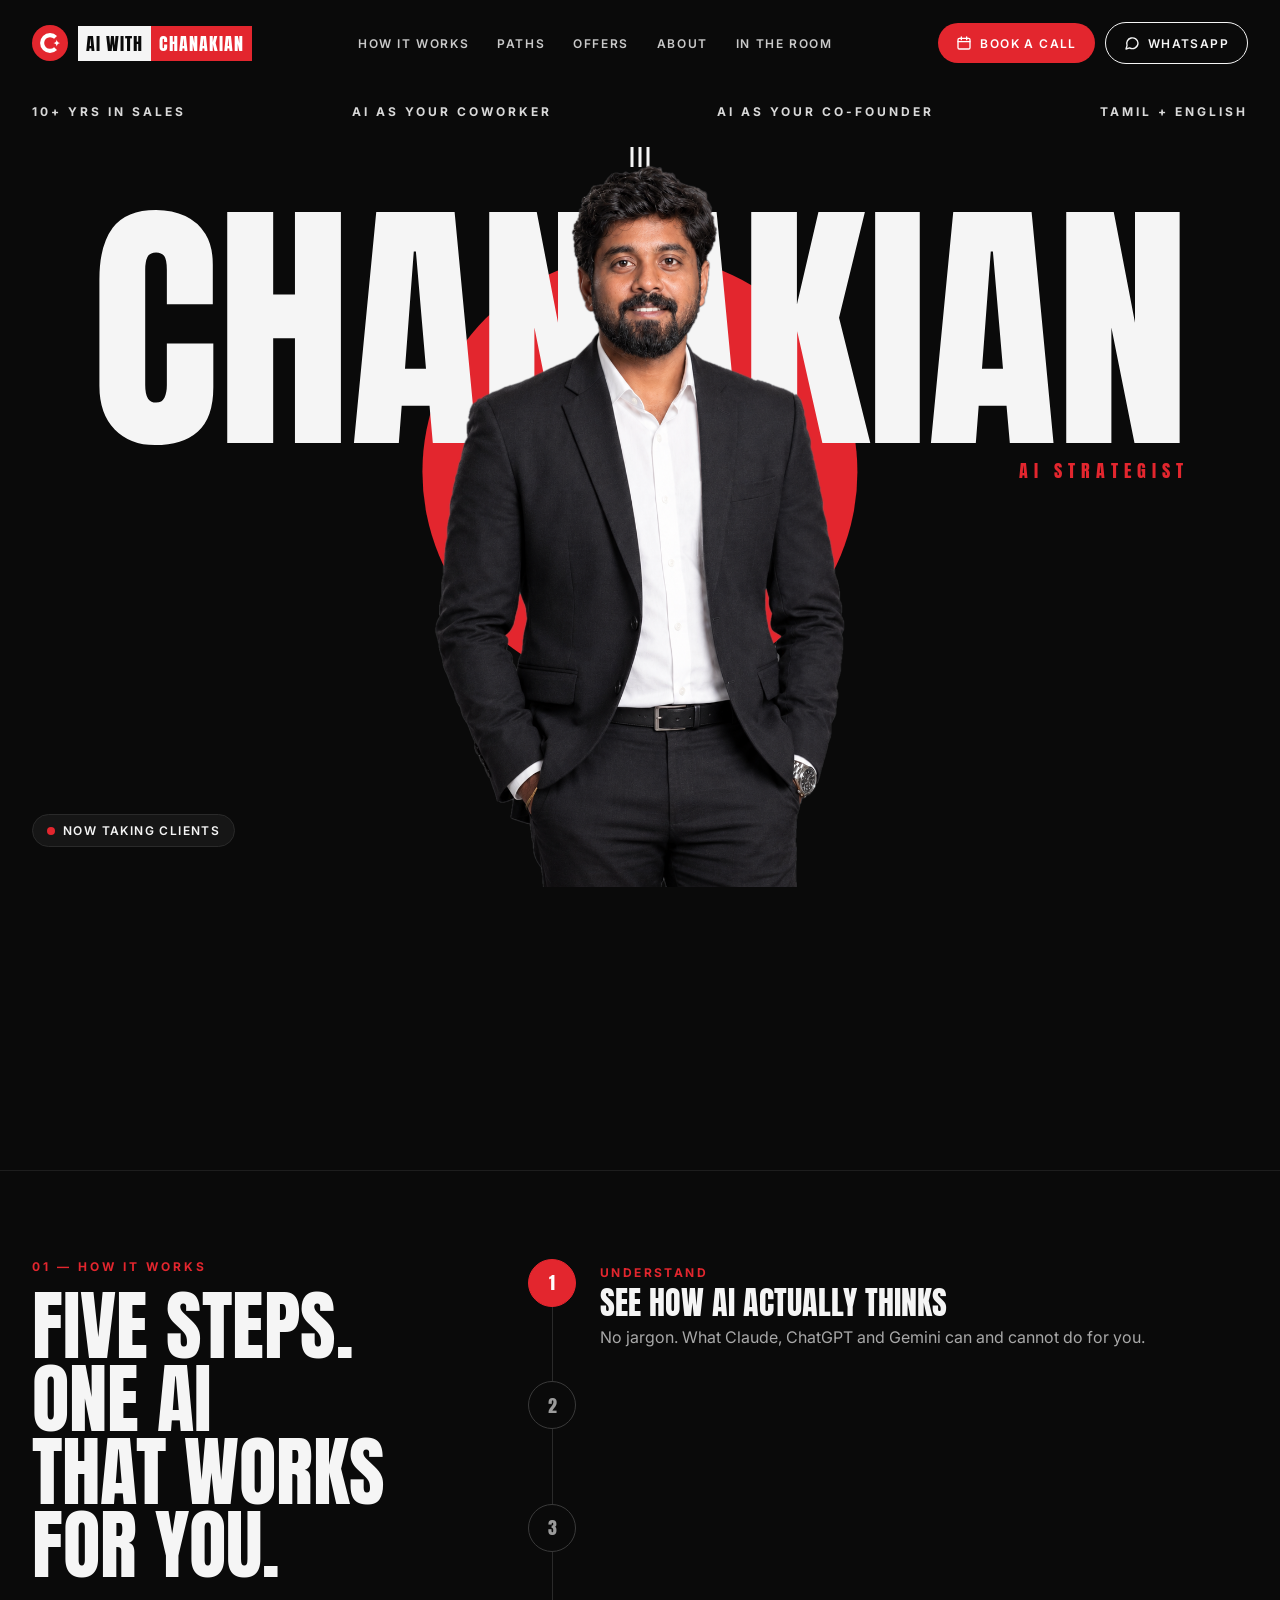
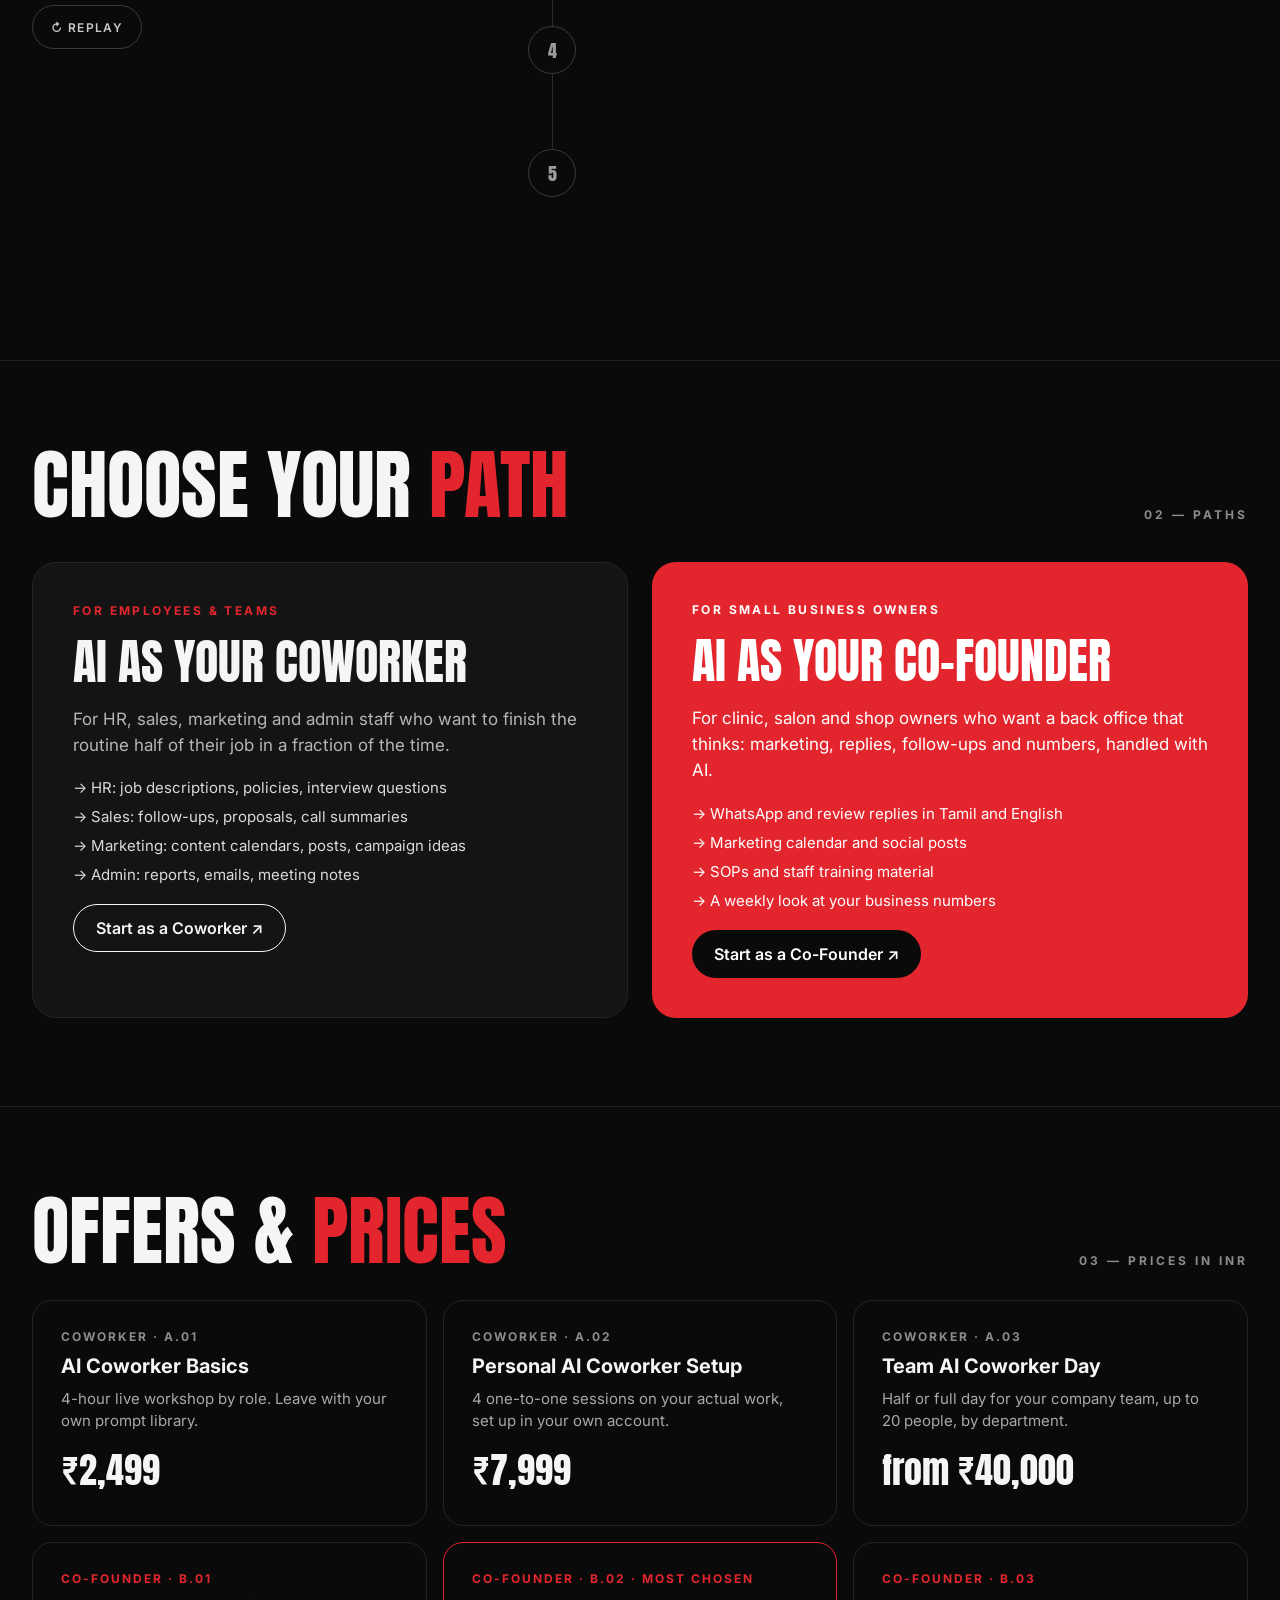
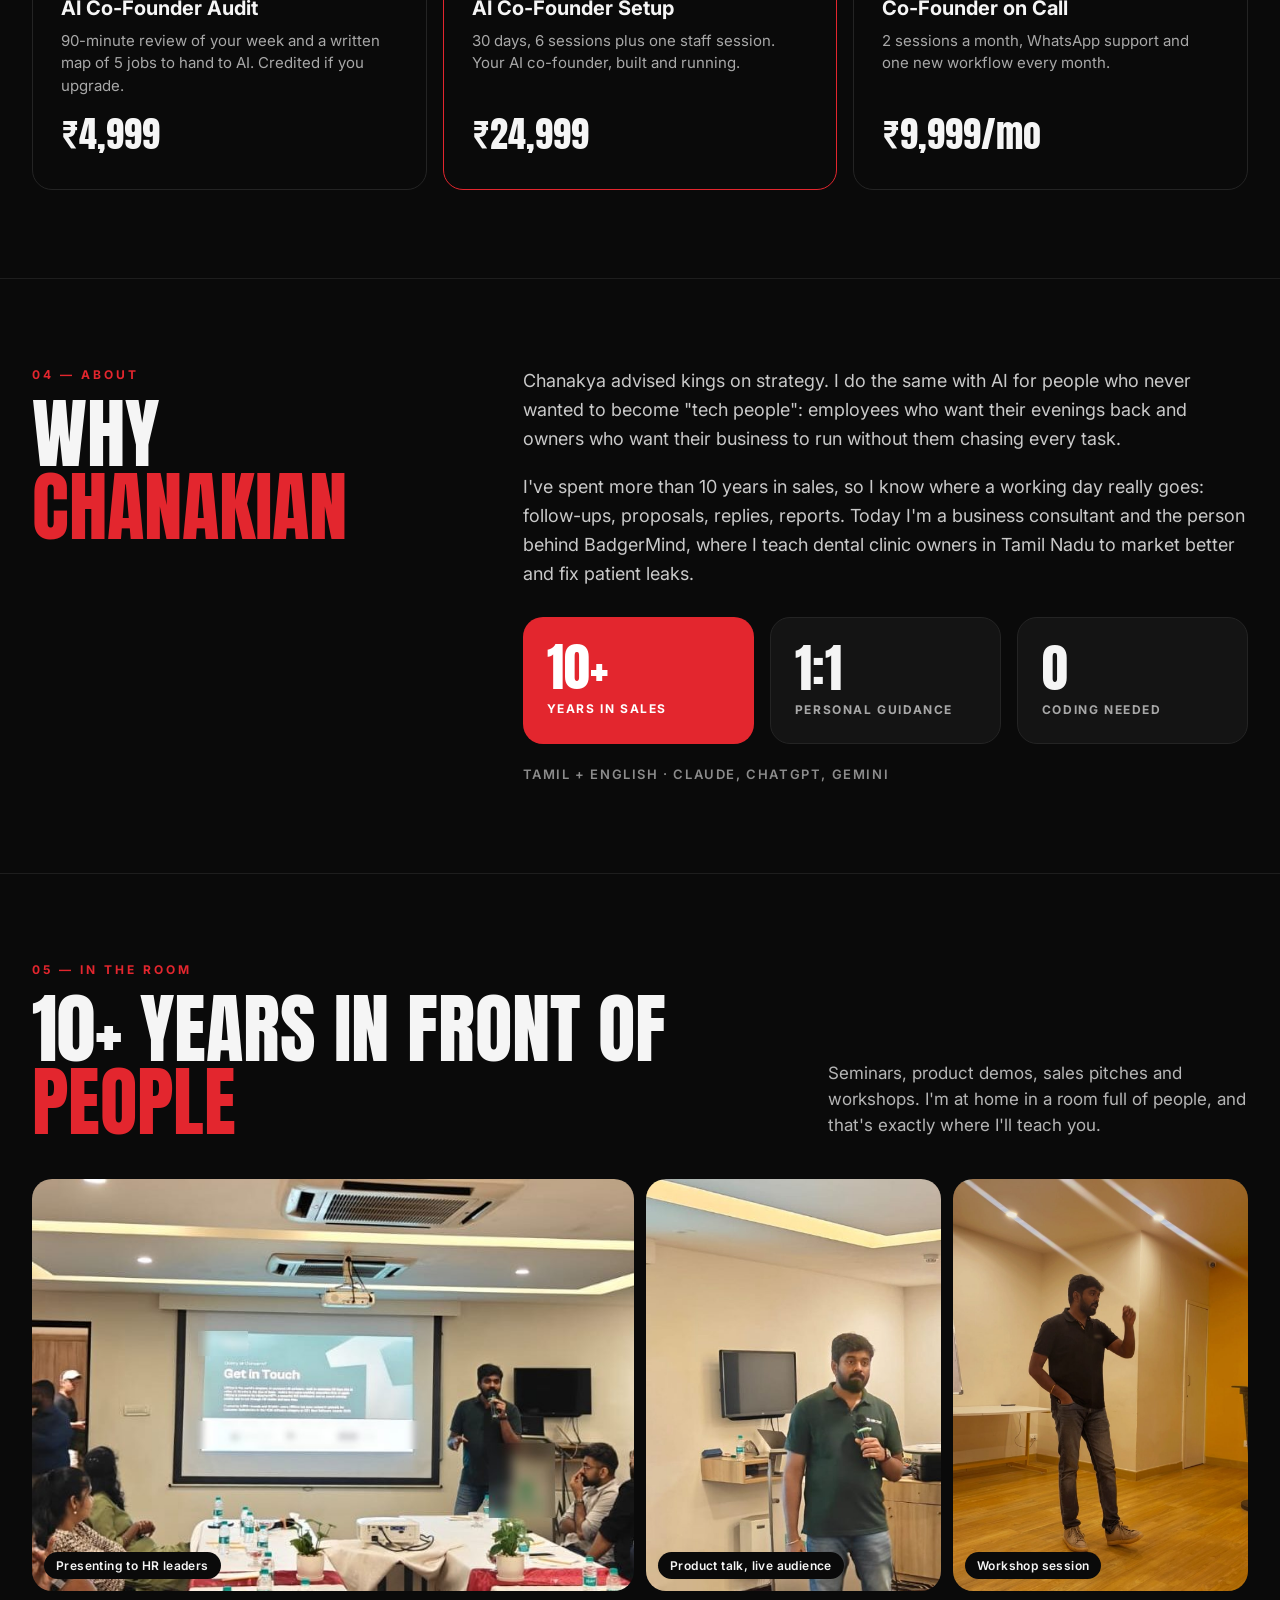
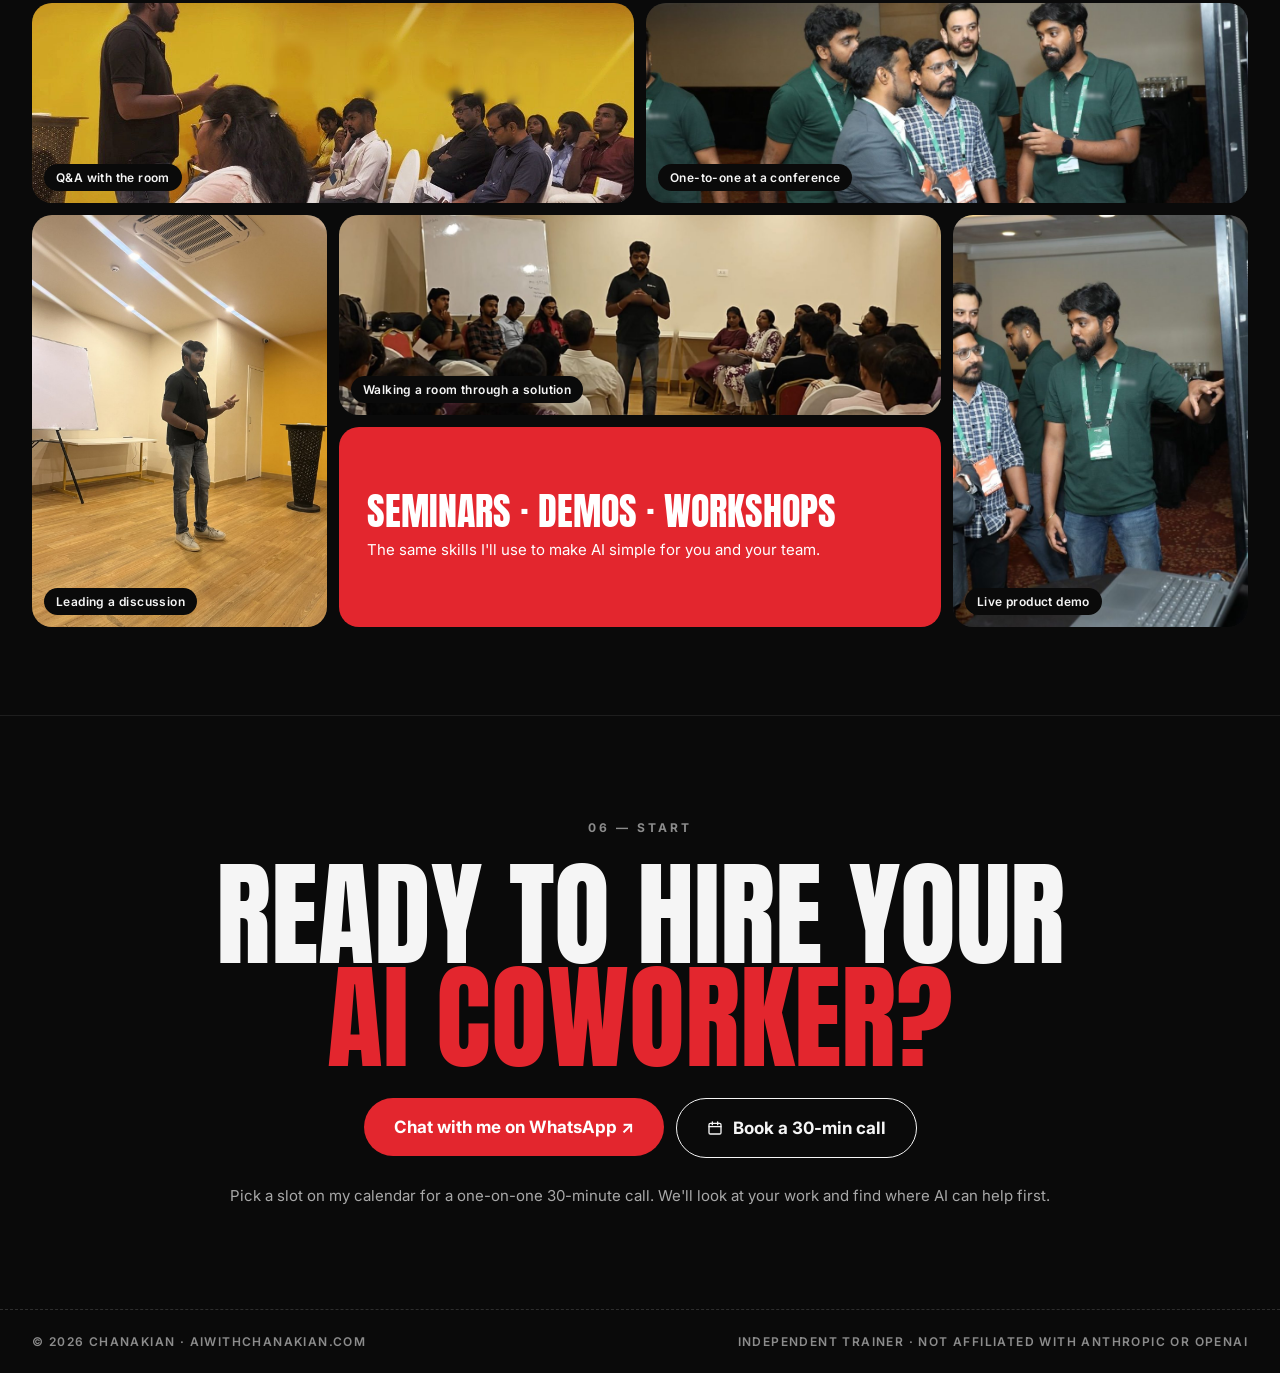
<file: index.html>
<!doctype html>
<html lang="en">
<head>
<meta charset="utf-8">
<!-- Google Tag Manager -->
<script async src="https://www.googletagmanager.com/gtm.js?id=GTM-ML9P5LHN"></script>
<script>
  window.dataLayer = window.dataLayer || [];
  function gtag(){dataLayer.push(arguments);}
  gtag('js', new Date());
  dataLayer.push({'gtm.start': new Date().getTime(), event: 'gtm.js'});
</script>
<!-- End Google Tag Manager -->
<!-- Google tag (gtag.js) -->
<script async src="https://www.googletagmanager.com/gtag/js?id=G-GXYQ0K00ZY"></script>
<script>
  window.dataLayer = window.dataLayer || [];
  function gtag(){dataLayer.push(arguments);}
  gtag('js', new Date());
  gtag('config', 'G-GXYQ0K00ZY');
  // Lead tracking: WhatsApp and Calendly clicks
  document.addEventListener('click', function (e) {
    var a = e.target.closest && e.target.closest('a[href]');
    if (!a) return;
    var label = (a.textContent || '').trim().slice(0, 60);
    if (a.href.indexOf('wa.me/') > -1) gtag('event', 'whatsapp_click', { link_text: label });
    else if (a.href.indexOf('calendly.com/') > -1) gtag('event', 'book_call_click', { link_text: label });
  });
</script>
<meta name="viewport" content="width=device-width, initial-scale=1">
<title>AI with Chanakian – Make AI your Coworker and Co-Founder</title>
<meta name="description" content="Chanakian is a personal AI guide for non-tech people. 10+ years in sales. AI as your Coworker for employees, AI as your Co-Founder for small business owners. Tamil + English.">
<meta property="og:title" content="AI with Chanakian">
<meta property="og:description" content="Make AI your Coworker. Make AI your Co-Founder. One-to-one AI guidance for non-tech people, in Tamil and English.">
<meta property="og:image" content="chanakian.png">
<meta name="theme-color" content="#0A0A0A">
<link rel="icon" type="image/svg+xml" href="favicon.svg">
<link rel="preconnect" href="https://fonts.googleapis.com">
<link rel="preconnect" href="https://fonts.gstatic.com" crossorigin>
<link href="https://fonts.googleapis.com/css2?family=Anton&family=Inter:wght@400;500;600;700&display=swap" rel="stylesheet">
<link rel="stylesheet" href="styles.css?v=6">
</head>
<body>
<!-- Google Tag Manager (noscript) -->
<noscript><iframe src="https://www.googletagmanager.com/ns.html?id=GTM-ML9P5LHN" height="0" width="0" style="display:none;visibility:hidden"></iframe></noscript>
<!-- End Google Tag Manager (noscript) -->


<div style="min-height: 100vh; background: #0A0A0A; color: #F5F5F5; font-family: 'Inter', system-ui, sans-serif">

<header style="max-width: 1360px; margin: 0 auto; padding: 22px 32px; display: flex; flex-wrap: wrap; align-items: center; justify-content: space-between; gap: 16px">
<a href="#home" aria-label="AI with Chanakian home" style="display: inline-flex; align-items: center; gap: 0; text-decoration: none; font-family: 'Anton', sans-serif; font-size: 18px; letter-spacing: 1px">
<svg aria-hidden="true" width="36" height="36" viewBox="0 0 512 512" style="margin-right: 10px; flex: none"><circle cx="256" cy="256" r="256" fill="#E3262E"/><path d="M335.2 176.8 A112 112 0 1 0 335.2 335.2" fill="none" stroke="#FFFFFF" stroke-width="58"/><path d="M352 206 Q358 250 400 256 Q358 262 352 306 Q346 262 304 256 Q346 250 352 206 Z" fill="#FFFFFF"/></svg>
<span style="background: #F5F5F5; color: #0A0A0A; padding: 4px 8px">AI WITH</span>
<span style="background: #E3262E; color: #FFFFFF; padding: 4px 8px">CHANAKIAN</span>
</a>
<nav aria-label="Sections" style="display: flex; flex-wrap: wrap; gap: 28px; font-size: 12px; font-weight: 600; letter-spacing: 1.6px">
<a href="#how" style="color: #C9C9C9; text-decoration: none">HOW IT WORKS</a>
<a href="#paths" style="color: #C9C9C9; text-decoration: none">PATHS</a>
<a href="#offers" style="color: #C9C9C9; text-decoration: none">OFFERS</a>
<a href="#about" style="color: #C9C9C9; text-decoration: none">ABOUT</a>
<a href="#room" style="color: #C9C9C9; text-decoration: none">IN THE ROOM</a>
</nav>
<div style="display: flex; flex-wrap: wrap; align-items: center; gap: 10px">
<a href="https://calendly.com/chanakian-p/30min" target="_blank" rel="noopener" style="display: inline-flex; align-items: center; gap: 8px; height: 40px; padding: 0 18px; border-radius: 999px; background: #E3262E; color: #FFFFFF; text-decoration: none; font-size: 12px; font-weight: 600; letter-spacing: 1.4px"><svg aria-hidden="true" width="16" height="16" viewBox="0 0 24 24" fill="none" stroke="currentColor" stroke-width="2" stroke-linecap="round" stroke-linejoin="round"><rect x="3" y="5" width="18" height="16" rx="2"></rect><path d="M16 3v4M8 3v4M3 10h18"></path></svg>BOOK A CALL</a>
<a href="https://wa.me/918056327917?text=Hi%20Chanakian%21%20I%20visited%20your%20website%20and%20I%27d%20like%20to%20know%20how%20AI%20can%20help%20me%20in%20my%20work.%20Can%20we%20talk%3F" target="_blank" rel="noopener" style="display: inline-flex; align-items: center; gap: 8px; height: 40px; padding: 0 18px; border-radius: 999px; border: 1px solid #F5F5F5; color: #F5F5F5; text-decoration: none; font-size: 12px; font-weight: 600; letter-spacing: 1.4px">
<svg aria-hidden="true" width="16" height="16" viewBox="0 0 24 24" fill="none" stroke="currentColor" stroke-width="2" stroke-linecap="round" stroke-linejoin="round"><path d="M21 12a8.5 8.5 0 0 1-12.6 7.4L3 21l1.6-5.2A8.5 8.5 0 1 1 21 12z"></path></svg>
WHATSAPP
</a>
</div>
</header>

<main>
<section id="home" style="max-width: 1360px; margin: 0 auto; padding: 0 32px 40px">
<div class="fade" data-step="4" style="display: flex; flex-wrap: wrap; justify-content: space-between; gap: 8px 24px; padding: 18px 0 0; font-size: 12px; font-weight: 700; letter-spacing: 3px; color: #D9D9D9">
<span>10+ YRS IN SALES</span>
<span>AI AS YOUR COWORKER</span>
<span>AI AS YOUR CO-FOUNDER</span>
<span>TAMIL + ENGLISH</span>
</div>

<div class="hero-stage" style="position: relative; height: clamp(520px, 60vw, 800px); overflow: hidden">
<div aria-hidden="true" class="fade hero-bars" data-step="4" style="position: absolute; top: 28px; left: 50%; transform: translateX(-50%); display: flex; gap: 5px">
<span style="width: 3px; height: 20px; background: #F5F5F5"></span><span style="width: 3px; height: 20px; background: #F5F5F5"></span><span style="width: 3px; height: 20px; background: #F5F5F5"></span>
</div>
<div aria-hidden="true" class="pop" data-step="1" style="position: absolute; top: 46%; left: 50%; width: clamp(280px, 34vw, 480px); aspect-ratio: 1; border-radius: 50%; background: #E3262E"></div>
<div class="rise" data-step="2" style="position: absolute; left: 0; right: 0; top: clamp(60px, 7vw, 96px); display: flex; justify-content: center">
<div style="display: flex; flex-direction: column; align-items: flex-end; gap: 6px">
<h1 style="margin: 0; font-family: 'Anton', 'Impact', sans-serif; font-weight: 400; font-size: clamp(88px, 21vw, 300px); line-height: 0.9; letter-spacing: -1px; color: #F5F5F5; white-space: nowrap">CHANAKIAN</h1>
<span style="font-family: 'Anton', sans-serif; font-size: clamp(13px, 1.4vw, 20px); letter-spacing: 6px; color: #E3262E; white-space: nowrap">AI STRATEGIST</span>
</div>
</div>
<img class="lift" data-step="3" src="chanakian.png" alt="Chanakian in a dark suit and white shirt, hands in pockets, smiling" style="position: absolute; bottom: 0; left: 50%; height: 94%; width: auto; display: block">
<div class="fade" data-step="4" style="position: absolute; left: 0; bottom: 40px; display: flex; align-items: center; gap: 8px; padding: 8px 14px; border-radius: 999px; background: #161616; border: 1px solid #2A2A2A; font-size: 12px; font-weight: 600; letter-spacing: 1.4px; color: #F5F5F5">
<span class="pulse" aria-hidden="true" style="width: 8px; height: 8px; border-radius: 4px; background: #E3262E"></span>
NOW TAKING CLIENTS
</div>
</div>

<div class="rv" data-step="5" style="border-top: 1px dashed #3A3A3A; padding-top: 24px; display: flex; flex-wrap: wrap; align-items: center; justify-content: space-between; gap: 24px">
<p style="margin: 0; max-width: 560px; font-size: 18px; line-height: 1.55; color: #C9C9C9">The AI strategist for non-tech people. <strong style="color: #F5F5F5">10+ years in sales</strong> taught me how work really gets done. Now I help you hand the routine half of it to AI, one step at a time.</p>
<div style="display: flex; flex-wrap: wrap; align-items: center; gap: 12px">
<a href="https://wa.me/918056327917?text=Hi%20Chanakian%21%20I%20visited%20your%20website%20and%20I%27d%20like%20to%20know%20how%20AI%20can%20help%20me%20in%20my%20work.%20Can%20we%20talk%3F" target="_blank" rel="noopener" style="display: inline-flex; align-items: center; gap: 10px; height: 52px; padding: 0 26px; border-radius: 999px; background: #E3262E; color: #FFFFFF; font-weight: 700; font-size: 15px; letter-spacing: 0.5px; text-decoration: none">Chat with me on WhatsApp ↗</a>
<a href="https://wa.me/918056327917?text=Hi%20Chanakian%21%20I%27d%20like%20to%20book%20the%20%E2%82%B94%2C999%20AI%20Co-Founder%20Audit.%20When%20are%20you%20available%20this%20week%3F" target="_blank" rel="noopener" style="display: inline-flex; align-items: center; height: 52px; padding: 0 22px; border-radius: 999px; border: 1px solid #F5F5F5; color: #F5F5F5; font-weight: 600; font-size: 15px; text-decoration: none">Book a ₹4,999 AI Audit</a>
<a href="https://calendly.com/chanakian-p/30min" target="_blank" rel="noopener" style="display: inline-flex; align-items: center; gap: 8px; height: 52px; padding: 0 6px; color: #F5F5F5; font-weight: 600; font-size: 15px; text-decoration: underline; text-underline-offset: 4px"><svg aria-hidden="true" width="16" height="16" viewBox="0 0 24 24" fill="none" stroke="currentColor" stroke-width="2" stroke-linecap="round" stroke-linejoin="round"><rect x="3" y="5" width="18" height="16" rx="2"></rect><path d="M16 3v4M8 3v4M3 10h18"></path></svg>Or book a 30-min call</a>
</div>
</div>
</section>

<section id="how" style="border-top: 1px solid #1E1E1E; margin-top: 56px">
<div style="max-width: 1360px; margin: 0 auto; padding: 88px 32px; display: flex; flex-wrap: wrap; gap: 56px">
<div style="flex: 1 1 340px; min-width: 0; display: flex; flex-direction: column; gap: 16px">
<span style="font-size: 12px; font-weight: 700; letter-spacing: 3px; color: #E3262E">01 — HOW IT WORKS</span>
<h2 style="margin: 0; font-family: 'Anton', sans-serif; font-weight: 400; font-size: clamp(48px, 6vw, 88px); line-height: 0.95; color: #F5F5F5">FIVE STEPS.<br>ONE AI<br>THAT WORKS<br>FOR YOU.</h2>
<button class="ghost" id="replay" type="button" aria-label="Replay the timeline" style="align-self: flex-start; margin-top: 8px">↻ REPLAY</button>
</div>
<ol id="timeline" aria-label="How it works" style="flex: 2 1 520px; min-width: 0; list-style: none; margin: 0; padding: 0; display: flex; flex-direction: column">
<li style="display: flex; gap: 24px; align-items: stretch">
<div style="display: flex; flex-direction: column; align-items: center">
<button class="dot" data-step="1" data-pick="1" aria-label="Show step 1">1</button>
<div class="seg" data-step="2"></div>
</div>
<div class="rv" data-step="1" style="padding: 6px 0 32px; display: flex; flex-direction: column; gap: 6px; min-width: 0">
<span style="font-size: 12px; font-weight: 700; letter-spacing: 2.4px; color: #E3262E">UNDERSTAND</span>
<span style="font-family: 'Anton', sans-serif; font-size: 32px; line-height: 1.05; color: #F5F5F5">SEE HOW AI ACTUALLY THINKS</span>
<span style="font-size: 16px; line-height: 1.5; color: #A8A8A8">No jargon. What Claude, ChatGPT and Gemini can and cannot do for you.</span>
</div>
</li>
<li style="display: flex; gap: 24px; align-items: stretch">
<div style="display: flex; flex-direction: column; align-items: center">
<button class="dot" data-step="2" data-pick="2" aria-label="Show step 2">2</button>
<div class="seg" data-step="3"></div>
</div>
<div class="rv" data-step="2" style="padding: 6px 0 32px; display: flex; flex-direction: column; gap: 6px; min-width: 0">
<span style="font-size: 12px; font-weight: 700; letter-spacing: 2.4px; color: #E3262E">SET UP</span>
<span style="font-family: 'Anton', sans-serif; font-size: 32px; line-height: 1.05; color: #F5F5F5">BUILD YOUR PERSONAL AI COWORKER</span>
<span style="font-size: 16px; line-height: 1.5; color: #A8A8A8">Your role, your tone, your templates. Set up once, used every day.</span>
</div>
</li>
<li style="display: flex; gap: 24px; align-items: stretch">
<div style="display: flex; flex-direction: column; align-items: center">
<button class="dot" data-step="3" data-pick="3" aria-label="Show step 3">3</button>
<div class="seg" data-step="4"></div>
</div>
<div class="rv" data-step="3" style="padding: 6px 0 32px; display: flex; flex-direction: column; gap: 6px; min-width: 0">
<span style="font-size: 12px; font-weight: 700; letter-spacing: 2.4px; color: #E3262E">HAND OVER</span>
<span style="font-family: 'Anton', sans-serif; font-size: 32px; line-height: 1.05; color: #F5F5F5">GIVE IT THE BORING HALF OF YOUR DAY</span>
<span style="font-size: 16px; line-height: 1.5; color: #A8A8A8">Emails, WhatsApp replies, reports, posts and SOPs, drafted in minutes.</span>
</div>
</li>
<li style="display: flex; gap: 24px; align-items: stretch">
<div style="display: flex; flex-direction: column; align-items: center">
<button class="dot" data-step="4" data-pick="4" aria-label="Show step 4">4</button>
<div class="seg" data-step="5"></div>
</div>
<div class="rv" data-step="4" style="padding: 6px 0 32px; display: flex; flex-direction: column; gap: 6px; min-width: 0">
<span style="font-size: 12px; font-weight: 700; letter-spacing: 2.4px; color: #E3262E">GROW</span>
<span style="font-family: 'Anton', sans-serif; font-size: 32px; line-height: 1.05; color: #F5F5F5">MAKE AI YOUR BUSINESS CO-FOUNDER</span>
<span style="font-size: 16px; line-height: 1.5; color: #A8A8A8">For owners: marketing, follow-ups, staff training and your weekly numbers.</span>
</div>
</li>
<li style="display: flex; gap: 24px; align-items: stretch">
<div style="display: flex; flex-direction: column; align-items: center">
<button class="dot" data-step="5" data-pick="5" aria-label="Show step 5">5</button>
</div>
<div class="rv" data-step="5" style="padding: 6px 0 32px; display: flex; flex-direction: column; gap: 6px; min-width: 0">
<span style="font-size: 12px; font-weight: 700; letter-spacing: 2.4px; color: #E3262E">STAY</span>
<span style="font-family: 'Anton', sans-serif; font-size: 32px; line-height: 1.05; color: #F5F5F5">I STAY WITH YOU UNTIL IT WORKS</span>
<span style="font-size: 16px; line-height: 1.5; color: #A8A8A8">One-to-one guidance in Tamil and English, with on-call support after setup.</span>
</div>
</li>
</ol>
</div>
</section>

<section id="paths" style="border-top: 1px solid #1E1E1E">
<div style="max-width: 1360px; margin: 0 auto; padding: 88px 32px; display: flex; flex-direction: column; gap: 40px">
<div style="display: flex; flex-wrap: wrap; align-items: flex-end; justify-content: space-between; gap: 12px">
<h2 style="margin: 0; font-family: 'Anton', sans-serif; font-weight: 400; font-size: clamp(48px, 6vw, 88px); line-height: 0.95; color: #F5F5F5">CHOOSE YOUR <span style="color: #E3262E">PATH</span></h2>
<span style="font-size: 12px; font-weight: 700; letter-spacing: 3px; color: #8C8C8C">02 — PATHS</span>
</div>
<div style="display: grid; grid-template-columns: repeat(auto-fit, minmax(320px, 1fr)); gap: 24px">
<article style="border-radius: 24px; background: #141414; border: 1px solid #242424; padding: 40px; display: flex; flex-direction: column; gap: 20px">
<span style="font-size: 12px; font-weight: 700; letter-spacing: 2.4px; color: #E3262E">FOR EMPLOYEES &amp; TEAMS</span>
<h3 style="margin: 0; font-family: 'Anton', sans-serif; font-weight: 400; font-size: 48px; line-height: 1; color: #F5F5F5">AI AS YOUR COWORKER</h3>
<p style="margin: 0; font-size: 17px; line-height: 1.55; color: #B5B5B5">For HR, sales, marketing and admin staff who want to finish the routine half of their job in a fraction of the time.</p>
<ul style="margin: 0; padding: 0; list-style: none; display: flex; flex-direction: column; gap: 10px; font-size: 15px; color: #DADADA">
<li>→ HR: job descriptions, policies, interview questions</li>
<li>→ Sales: follow-ups, proposals, call summaries</li>
<li>→ Marketing: content calendars, posts, campaign ideas</li>
<li>→ Admin: reports, emails, meeting notes</li>
</ul>
<button type="button" class="open-form" data-open="form-coworker" style="align-self: flex-start; display: inline-flex; align-items: center; height: 48px; padding: 0 22px; border-radius: 999px; border: 1px solid #F5F5F5; color: #F5F5F5; text-decoration: none; font-weight: 600; border-width: 1px; font-size: 16px; background: none">Start as a Coworker ↗</button>
</article>
<article style="border-radius: 24px; background: #E3262E; padding: 40px; display: flex; flex-direction: column; gap: 20px; color: #FFFFFF">
<span style="font-size: 12px; font-weight: 700; letter-spacing: 2.4px; color: #FFFFFF">FOR SMALL BUSINESS OWNERS</span>
<h3 style="margin: 0; font-family: 'Anton', sans-serif; font-weight: 400; font-size: 48px; line-height: 1; color: #FFFFFF">AI AS YOUR CO-FOUNDER</h3>
<p style="margin: 0; font-size: 17px; line-height: 1.55; color: #FFFFFF">For clinic, salon and shop owners who want a back office that thinks: marketing, replies, follow-ups and numbers, handled with AI.</p>
<ul style="margin: 0; padding: 0; list-style: none; display: flex; flex-direction: column; gap: 10px; font-size: 15px; color: #FFFFFF">
<li>→ WhatsApp and review replies in Tamil and English</li>
<li>→ Marketing calendar and social posts</li>
<li>→ SOPs and staff training material</li>
<li>→ A weekly look at your business numbers</li>
</ul>
<button type="button" class="open-form" data-open="form-cofounder" style="align-self: flex-start; display: inline-flex; align-items: center; height: 48px; padding: 0 22px; border-radius: 999px; background: #0A0A0A; color: #FFFFFF; text-decoration: none; font-weight: 600; border-width: 1px; font-size: 16px; border: none">Start as a Co-Founder ↗</button>
</article>
</div>
</div>
</section>

<section id="offers" style="border-top: 1px solid #1E1E1E">
<div style="max-width: 1360px; margin: 0 auto; padding: 88px 32px; display: flex; flex-direction: column; gap: 32px">
<div style="display: flex; flex-wrap: wrap; align-items: flex-end; justify-content: space-between; gap: 12px">
<h2 style="margin: 0; font-family: 'Anton', sans-serif; font-weight: 400; font-size: clamp(48px, 6vw, 88px); line-height: 0.95; color: #F5F5F5">OFFERS &amp; <span style="color: #E3262E">PRICES</span></h2>
<span style="font-size: 12px; font-weight: 700; letter-spacing: 3px; color: #8C8C8C">03 — PRICES IN INR</span>
</div>
<div style="display: grid; grid-template-columns: repeat(auto-fill, minmax(300px, 1fr)); gap: 16px">
<div style="border-radius: 20px; border: 1px solid #242424; padding: 28px; display: flex; flex-direction: column; gap: 10px"><span style="font-size: 12px; font-weight: 700; letter-spacing: 2px; color: #8C8C8C">COWORKER · A.01</span><span style="font-size: 20px; font-weight: 700">AI Coworker Basics</span><span style="font-size: 15px; line-height: 1.5; color: #A8A8A8">4-hour live workshop by role. Leave with your own prompt library.</span><span style="font-family: 'Anton', sans-serif; font-size: 36px; color: #F5F5F5; margin-top: auto">₹2,499</span></div>
<div style="border-radius: 20px; border: 1px solid #242424; padding: 28px; display: flex; flex-direction: column; gap: 10px"><span style="font-size: 12px; font-weight: 700; letter-spacing: 2px; color: #8C8C8C">COWORKER · A.02</span><span style="font-size: 20px; font-weight: 700">Personal AI Coworker Setup</span><span style="font-size: 15px; line-height: 1.5; color: #A8A8A8">4 one-to-one sessions on your actual work, set up in your own account.</span><span style="font-family: 'Anton', sans-serif; font-size: 36px; color: #F5F5F5; margin-top: auto">₹7,999</span></div>
<div style="border-radius: 20px; border: 1px solid #242424; padding: 28px; display: flex; flex-direction: column; gap: 10px"><span style="font-size: 12px; font-weight: 700; letter-spacing: 2px; color: #8C8C8C">COWORKER · A.03</span><span style="font-size: 20px; font-weight: 700">Team AI Coworker Day</span><span style="font-size: 15px; line-height: 1.5; color: #A8A8A8">Half or full day for your company team, up to 20 people, by department.</span><span style="font-family: 'Anton', sans-serif; font-size: 36px; color: #F5F5F5; margin-top: auto">from ₹40,000</span></div>
<div style="border-radius: 20px; border: 1px solid #242424; padding: 28px; display: flex; flex-direction: column; gap: 10px"><span style="font-size: 12px; font-weight: 700; letter-spacing: 2px; color: #E3262E">CO-FOUNDER · B.01</span><span style="font-size: 20px; font-weight: 700">AI Co-Founder Audit</span><span style="font-size: 15px; line-height: 1.5; color: #A8A8A8">90-minute review of your week and a written map of 5 jobs to hand to AI. Credited if you upgrade.</span><span style="font-family: 'Anton', sans-serif; font-size: 36px; color: #F5F5F5; margin-top: auto">₹4,999</span></div>
<div style="border-radius: 20px; border: 1px solid #E3262E; padding: 28px; display: flex; flex-direction: column; gap: 10px"><span style="font-size: 12px; font-weight: 700; letter-spacing: 2px; color: #E3262E">CO-FOUNDER · B.02 · MOST CHOSEN</span><span style="font-size: 20px; font-weight: 700">AI Co-Founder Setup</span><span style="font-size: 15px; line-height: 1.5; color: #A8A8A8">30 days, 6 sessions plus one staff session. Your AI co-founder, built and running.</span><span style="font-family: 'Anton', sans-serif; font-size: 36px; color: #F5F5F5; margin-top: auto">₹24,999</span></div>
<div style="border-radius: 20px; border: 1px solid #242424; padding: 28px; display: flex; flex-direction: column; gap: 10px"><span style="font-size: 12px; font-weight: 700; letter-spacing: 2px; color: #E3262E">CO-FOUNDER · B.03</span><span style="font-size: 20px; font-weight: 700">Co-Founder on Call</span><span style="font-size: 15px; line-height: 1.5; color: #A8A8A8">2 sessions a month, WhatsApp support and one new workflow every month.</span><span style="font-family: 'Anton', sans-serif; font-size: 36px; color: #F5F5F5; margin-top: auto">₹9,999/mo</span></div>
</div>
</div>
</section>

<section id="about" style="border-top: 1px solid #1E1E1E">
<div style="max-width: 1360px; margin: 0 auto; padding: 88px 32px; display: flex; flex-wrap: wrap; gap: 48px">
<div style="flex: 1 1 340px; min-width: 0; display: flex; flex-direction: column; gap: 16px">
<span style="font-size: 12px; font-weight: 700; letter-spacing: 3px; color: #E3262E">04 — ABOUT</span>
<h2 style="margin: 0; font-family: 'Anton', sans-serif; font-weight: 400; font-size: clamp(48px, 6vw, 88px); line-height: 0.95; color: #F5F5F5">WHY<br><span style="color: #E3262E">CHANAKIAN</span></h2>
</div>
<div style="flex: 2 1 520px; min-width: 0; display: flex; flex-direction: column; gap: 20px; font-size: 18px; line-height: 1.6; color: #C9C9C9">
<p style="margin: 0">Chanakya advised kings on strategy. I do the same with AI for people who never wanted to become "tech people": employees who want their evenings back and owners who want their business to run without them chasing every task.</p>
<p style="margin: 0">I've spent more than 10 years in sales, so I know where a working day really goes: follow-ups, proposals, replies, reports. Today I'm a business consultant and the person behind BadgerMind, where I teach dental clinic owners in Tamil Nadu to market better and fix patient leaks.</p>
<div style="display: grid; grid-template-columns: repeat(3, minmax(0, 1fr)); gap: 16px; margin-top: 8px">
<div style="border-radius: 20px; background: #E3262E; padding: 24px; display: flex; flex-direction: column; gap: 6px"><span style="font-family: 'Anton', sans-serif; font-size: 52px; line-height: 1; color: #FFFFFF">10+</span><span style="font-size: 12px; font-weight: 700; letter-spacing: 1.6px; color: #FFFFFF">YEARS IN SALES</span></div>
<div style="border-radius: 20px; background: #141414; border: 1px solid #242424; padding: 24px; display: flex; flex-direction: column; gap: 6px"><span style="font-family: 'Anton', sans-serif; font-size: 52px; line-height: 1; color: #F5F5F5">1:1</span><span style="font-size: 12px; font-weight: 700; letter-spacing: 1.6px; color: #A8A8A8">PERSONAL GUIDANCE</span></div>
<div style="border-radius: 20px; background: #141414; border: 1px solid #242424; padding: 24px; display: flex; flex-direction: column; gap: 6px"><span style="font-family: 'Anton', sans-serif; font-size: 52px; line-height: 1; color: #F5F5F5">0</span><span style="font-size: 12px; font-weight: 700; letter-spacing: 1.6px; color: #A8A8A8">CODING NEEDED</span></div>
</div>
<p style="margin: 0; font-size: 13px; font-weight: 600; letter-spacing: 1.6px; color: #8C8C8C">TAMIL + ENGLISH · CLAUDE, CHATGPT, GEMINI</p>
</div>
</div>
</section>

<section id="room" style="border-top: 1px solid #1E1E1E">
<div style="max-width: 1360px; margin: 0 auto; padding: 88px 32px; display: flex; flex-direction: column; gap: 40px">
<div style="display: flex; flex-wrap: wrap; align-items: flex-end; justify-content: space-between; gap: 24px">
<div style="display: flex; flex-direction: column; gap: 16px; max-width: 760px">
<span style="font-size: 12px; font-weight: 700; letter-spacing: 3px; color: #E3262E">05 — IN THE ROOM</span>
<h2 style="margin: 0; font-family: 'Anton', sans-serif; font-weight: 400; font-size: clamp(48px, 6vw, 88px); line-height: 0.95; color: #F5F5F5">10+ YEARS IN FRONT OF <span style="color: #E3262E">PEOPLE</span></h2>
</div>
<p style="margin: 0; max-width: 420px; font-size: 17px; line-height: 1.55; color: #B5B5B5">Seminars, product demos, sales pitches and workshops. I'm at home in a room full of people, and that's exactly where I'll teach you.</p>
</div>
<div class="collage">
<figure class="tile w2 h2" style="margin: 0; position: relative; overflow: hidden; border-radius: 20px; background: #141414"><img loading="lazy" src="room-4.jpg" alt="Chanakian presenting to a seated audience at a seminar" style="width: 100%; height: 100%; object-fit: cover; object-position: center; display: block"><figcaption style="position: absolute; left: 12px; bottom: 12px; padding: 6px 12px; border-radius: 999px; background: #0A0A0A; color: #F5F5F5; font-size: 12px; font-weight: 600; letter-spacing: 0.4px">Presenting to HR leaders</figcaption></figure>
<figure class="tile h2" style="margin: 0; position: relative; overflow: hidden; border-radius: 20px; background: #141414"><img loading="lazy" src="room-3.jpg" alt="Chanakian speaking into a microphone" style="width: 100%; height: 100%; object-fit: cover; object-position: center 30%; display: block"><figcaption style="position: absolute; left: 12px; bottom: 12px; padding: 6px 12px; border-radius: 999px; background: #0A0A0A; color: #F5F5F5; font-size: 12px; font-weight: 600; letter-spacing: 0.4px">Product talk, live audience</figcaption></figure>
<figure class="tile h2" style="margin: 0; position: relative; overflow: hidden; border-radius: 20px; background: #141414"><img loading="lazy" src="room-8.jpg" alt="Chanakian explaining a point during a workshop" style="width: 100%; height: 100%; object-fit: cover; object-position: center 35%; display: block"><figcaption style="position: absolute; left: 12px; bottom: 12px; padding: 6px 12px; border-radius: 999px; background: #0A0A0A; color: #F5F5F5; font-size: 12px; font-weight: 600; letter-spacing: 0.4px">Workshop session</figcaption></figure>
<figure class="tile w2" style="margin: 0; position: relative; overflow: hidden; border-radius: 20px; background: #141414"><img loading="lazy" src="room-7.jpg" alt="Chanakian answering questions from an audience in front of a yellow wall" style="width: 100%; height: 100%; object-fit: cover; object-position: center 40%; display: block"><figcaption style="position: absolute; left: 12px; bottom: 12px; padding: 6px 12px; border-radius: 999px; background: #0A0A0A; color: #F5F5F5; font-size: 12px; font-weight: 600; letter-spacing: 0.4px">Q&amp;A with the room</figcaption></figure>
<figure class="tile w2" style="margin: 0; position: relative; overflow: hidden; border-radius: 20px; background: #141414"><img loading="lazy" src="room-1.jpg" alt="Chanakian talking with visitors at a conference stand" style="width: 100%; height: 100%; object-fit: cover; object-position: center 30%; display: block"><figcaption style="position: absolute; left: 12px; bottom: 12px; padding: 6px 12px; border-radius: 999px; background: #0A0A0A; color: #F5F5F5; font-size: 12px; font-weight: 600; letter-spacing: 0.4px">One-to-one at a conference</figcaption></figure>
<figure class="tile h2" style="margin: 0; position: relative; overflow: hidden; border-radius: 20px; background: #141414"><img loading="lazy" src="room-6.jpg" alt="Chanakian standing and speaking in a training room" style="width: 100%; height: 100%; object-fit: cover; object-position: center 40%; display: block"><figcaption style="position: absolute; left: 12px; bottom: 12px; padding: 6px 12px; border-radius: 999px; background: #0A0A0A; color: #F5F5F5; font-size: 12px; font-weight: 600; letter-spacing: 0.4px">Leading a discussion</figcaption></figure>
<figure class="tile w2" style="margin: 0; position: relative; overflow: hidden; border-radius: 20px; background: #141414"><img loading="lazy" src="room-5.jpg" alt="Chanakian addressing a room of seated professionals" style="width: 100%; height: 100%; object-fit: cover; object-position: center 35%; display: block"><figcaption style="position: absolute; left: 12px; bottom: 12px; padding: 6px 12px; border-radius: 999px; background: #0A0A0A; color: #F5F5F5; font-size: 12px; font-weight: 600; letter-spacing: 0.4px">Walking a room through a solution</figcaption></figure>
<figure class="tile h2" style="margin: 0; position: relative; overflow: hidden; border-radius: 20px; background: #141414"><img loading="lazy" src="room-2.jpg" alt="Chanakian pointing at a screen during a live demo" style="width: 100%; height: 100%; object-fit: cover; object-position: 62% center; display: block"><figcaption style="position: absolute; left: 12px; bottom: 12px; padding: 6px 12px; border-radius: 999px; background: #0A0A0A; color: #F5F5F5; font-size: 12px; font-weight: 600; letter-spacing: 0.4px">Live product demo</figcaption></figure>
<div class="w2" style="border-radius: 20px; background: #E3262E; padding: 24px 28px; display: flex; flex-direction: column; justify-content: center; gap: 8px; color: #FFFFFF">
<span style="font-family: 'Anton', sans-serif; font-size: clamp(28px, 3vw, 40px); line-height: 1">SEMINARS · DEMOS · WORKSHOPS</span>
<span style="font-size: 15px; line-height: 1.45">The same skills I'll use to make AI simple for you and your team.</span>
</div>
</div>
</div>
</section>

<section style="border-top: 1px solid #1E1E1E">
<div style="max-width: 1360px; margin: 0 auto; padding: 104px 32px; display: flex; flex-direction: column; align-items: center; gap: 28px; text-align: center">
<span style="font-size: 12px; font-weight: 700; letter-spacing: 3px; color: #8C8C8C">06 — START</span>
<h2 style="margin: 0; font-family: 'Anton', sans-serif; font-weight: 400; font-size: clamp(56px, 9vw, 140px); line-height: 0.9; color: #F5F5F5">READY TO HIRE YOUR<br><span style="color: #E3262E">AI COWORKER?</span></h2>
<div style="display: flex; flex-wrap: wrap; justify-content: center; gap: 12px">
<a href="https://wa.me/918056327917?text=Hi%20Chanakian%21%20I%20visited%20your%20website%20and%20I%27d%20like%20to%20know%20how%20AI%20can%20help%20me%20in%20my%20work.%20Can%20we%20talk%3F" target="_blank" rel="noopener" style="display: inline-flex; align-items: center; height: 58px; padding: 0 30px; border-radius: 999px; background: #E3262E; color: #FFFFFF; font-weight: 700; font-size: 17px; text-decoration: none">Chat with me on WhatsApp ↗</a>
<a href="https://calendly.com/chanakian-p/30min" target="_blank" rel="noopener" style="display: inline-flex; align-items: center; gap: 10px; height: 58px; padding: 0 30px; border-radius: 999px; border: 1px solid #F5F5F5; color: #F5F5F5; font-weight: 700; font-size: 17px; text-decoration: none"><svg aria-hidden="true" width="16" height="16" viewBox="0 0 24 24" fill="none" stroke="currentColor" stroke-width="2" stroke-linecap="round" stroke-linejoin="round"><rect x="3" y="5" width="18" height="16" rx="2"></rect><path d="M16 3v4M8 3v4M3 10h18"></path></svg>Book a 30-min call</a>
</div>
<p style="margin: 0; font-size: 15px; color: #A8A8A8">Pick a slot on my calendar for a one-on-one 30-minute call. We'll look at your work and find where AI can help first.</p>
</div>
</section>
</main>

<footer style="border-top: 1px dashed #2E2E2E">
<div style="max-width: 1360px; margin: 0 auto; padding: 24px 32px; display: flex; flex-wrap: wrap; justify-content: space-between; gap: 12px; font-size: 12px; font-weight: 600; letter-spacing: 1.4px; color: #8C8C8C">
<span>© 2026 CHANAKIAN · AIWITHCHANAKIAN.COM</span>
<span>INDEPENDENT TRAINER · NOT AFFILIATED WITH ANTHROPIC OR OPENAI</span>
</div>
</footer>

</div>
<script>
(function () {
  var reduce = window.matchMedia('(prefers-reduced-motion: reduce)').matches;
  function reveal(scope, step) {
    scope.querySelectorAll('[data-step]').forEach(function (el) {
      el.classList.toggle('on', Number(el.getAttribute('data-step')) <= step);
    });
  }
  function player(scope, max, speed) {
    var step = 0, timer = null;
    function stop() { clearInterval(timer); }
    function play() {
      stop(); step = 0; reveal(scope, 0);
      if (reduce) { step = max; reveal(scope, max); return; }
      timer = setInterval(function () {
        step++; reveal(scope, step);
        if (step >= max) stop();
      }, speed);
    }
    function set(n) { stop(); step = n; reveal(scope, n); }
    return { play: play, set: set };
  }
  // Hero builds layer by layer on load
  var hero = player(document.getElementById('home'), 5, 600);
  hero.play();
  // Timeline plays when it scrolls into view
  var tl = document.getElementById('timeline');
  var steps = player(tl, 5, 700);
  if ('IntersectionObserver' in window) {
    var io = new IntersectionObserver(function (entries) {
      if (entries[0].isIntersecting) { steps.play(); io.disconnect(); }
    }, { threshold: 0.3 });
    io.observe(tl);
  } else { steps.set(5); }
  tl.querySelectorAll('[data-pick]').forEach(function (b) {
    b.addEventListener('click', function () { steps.set(Number(b.getAttribute('data-pick'))); });
  });
  document.getElementById('replay').addEventListener('click', function () { steps.play(); });
})();
</script>
<dialog id="form-coworker" class="lead" aria-labelledby="cw-title">
<form class="lead-form" data-kind="coworker" novalidate>
<div class="lead-head">
<div>
<span class="lead-kicker">FOR EMPLOYEES &amp; TEAMS</span>
<h2 id="cw-title" class="lead-title">START AS A COWORKER</h2>
<p class="lead-sub">Tell me a little about your work. I'll reply within one working day with the right next step.</p>
</div>
<button type="button" class="lead-close" data-close aria-label="Close form">✕</button>
</div>
<input type="hidden" name="_subject" value="New lead: AI as your Coworker">
<input type="hidden" name="Path" value="AI as your Coworker">
<input type="text" name="_honey" class="lead-hp" tabindex="-1" autocomplete="off" aria-hidden="true">
<div class="lead-grid">
<label class="lead-field"><span>Full name *</span><input name="Name" required autocomplete="name"></label>
<label class="lead-field"><span>WhatsApp number *</span><input name="WhatsApp" type="tel" required autocomplete="tel" placeholder="+91"></label>
<label class="lead-field"><span>Email *</span><input name="email" type="email" required autocomplete="email"></label>
<label class="lead-field"><span>Company</span><input name="Company" autocomplete="organization"></label>
<label class="lead-field"><span>Your role *</span><select name="Role" required><option value="">Choose one</option><option>HR / People</option><option>Sales</option><option>Marketing</option><option>Admin / Operations</option><option>Manager / Team lead</option><option>Other</option></select></label>
<label class="lead-field"><span>Who is this for? *</span><select name="Format" required><option value="">Choose one</option><option>Just me (1:1 setup)</option><option>A workshop seat</option><option>My team (2–20 people)</option><option>Company-wide (20+ people)</option></select></label>
</div>
<fieldset class="lead-checks"><legend>AI tools you use today</legend>
<label><input type="checkbox" name="Tools" value="None yet"> None yet</label>
<label><input type="checkbox" name="Tools" value="ChatGPT"> ChatGPT</label>
<label><input type="checkbox" name="Tools" value="Claude"> Claude</label>
<label><input type="checkbox" name="Tools" value="Gemini"> Gemini</label>
<label><input type="checkbox" name="Tools" value="Copilot"> Copilot</label>
</fieldset>
<label class="lead-field"><span>Which tasks eat most of your day?</span><textarea name="Tasks" rows="3" placeholder="e.g. writing follow-up emails, weekly reports, job descriptions"></textarea></label>
<div class="lead-grid">
<label class="lead-field"><span>Preferred language</span><select name="Language"><option>Tamil + English</option><option>English</option><option>Tamil</option></select></label>
<label class="lead-field"><span>Best way to reach you</span><select name="Contact via"><option>WhatsApp</option><option>Phone call</option><option>Email</option></select></label>
</div>
<div class="lead-actions">
<button type="submit" class="lead-submit">Send my details ↗</button>
<a class="lead-alt" href="https://calendly.com/chanakian-p/30min" target="_blank" rel="noopener">Or book a 30-min call</a>
</div>
<p class="lead-status" role="status" aria-live="polite"></p>
</form>
</dialog>

<dialog id="form-cofounder" class="lead" aria-labelledby="cf-title">
<form class="lead-form" data-kind="cofounder" novalidate>
<div class="lead-head">
<div>
<span class="lead-kicker">FOR SMALL BUSINESS OWNERS</span>
<h2 id="cf-title" class="lead-title">START AS A CO-FOUNDER</h2>
<p class="lead-sub">Tell me about your business. I'll reply within one working day with where AI can help you first.</p>
</div>
<button type="button" class="lead-close" data-close aria-label="Close form">✕</button>
</div>
<input type="hidden" name="_subject" value="New lead: AI as your Co-Founder">
<input type="hidden" name="Path" value="AI as your Co-Founder">
<input type="text" name="_honey" class="lead-hp" tabindex="-1" autocomplete="off" aria-hidden="true">
<div class="lead-grid">
<label class="lead-field"><span>Full name *</span><input name="Name" required autocomplete="name"></label>
<label class="lead-field"><span>WhatsApp number *</span><input name="WhatsApp" type="tel" required autocomplete="tel" placeholder="+91"></label>
<label class="lead-field"><span>Email *</span><input name="email" type="email" required autocomplete="email"></label>
<label class="lead-field"><span>Business name *</span><input name="Business" required autocomplete="organization"></label>
<label class="lead-field"><span>Type of business *</span><select name="Business type" required><option value="">Choose one</option><option>Clinic / healthcare</option><option>Salon / beauty</option><option>Retail shop</option><option>Restaurant / food</option><option>Professional services</option><option>Other</option></select></label>
<label class="lead-field"><span>City</span><input name="City" autocomplete="address-level2"></label>
<label class="lead-field"><span>Team size</span><select name="Team size"><option>Just me</option><option>2–5</option><option>6–20</option><option>20+</option></select></label>
<label class="lead-field"><span>Interested in</span><select name="Interested in"><option>Not sure yet</option><option>AI Co-Founder Audit (₹4,999)</option><option>AI Co-Founder Setup (₹24,999)</option><option>Co-Founder on Call (₹9,999/month)</option></select></label>
</div>
<fieldset class="lead-checks"><legend>What takes most of your time?</legend>
<label><input type="checkbox" name="Time drains" value="WhatsApp and enquiries"> WhatsApp &amp; enquiries</label>
<label><input type="checkbox" name="Time drains" value="Marketing and social posts"> Marketing &amp; social posts</label>
<label><input type="checkbox" name="Time drains" value="Follow-ups and reminders"> Follow-ups &amp; reminders</label>
<label><input type="checkbox" name="Time drains" value="Google reviews"> Google reviews</label>
<label><input type="checkbox" name="Time drains" value="Staff training and SOPs"> Staff training &amp; SOPs</label>
<label><input type="checkbox" name="Time drains" value="Accounts and reports"> Accounts &amp; reports</label>
</fieldset>
<label class="lead-field"><span>Anything else I should know?</span><textarea name="Notes" rows="3" placeholder="e.g. we get 50 enquiries a day and miss half of them"></textarea></label>
<div class="lead-grid">
<label class="lead-field"><span>Preferred language</span><select name="Language"><option>Tamil + English</option><option>English</option><option>Tamil</option></select></label>
<label class="lead-field"><span>Best way to reach you</span><select name="Contact via"><option>WhatsApp</option><option>Phone call</option><option>Email</option></select></label>
</div>
<div class="lead-actions">
<button type="submit" class="lead-submit">Send my details ↗</button>
<a class="lead-alt" href="https://calendly.com/chanakian-p/30min" target="_blank" rel="noopener">Or book a 30-min call</a>
</div>
<p class="lead-status" role="status" aria-live="polite"></p>
</form>
</dialog>

<script>
(function () {
  var ENDPOINT = 'https://formsubmit.co/ajax/chanakian.p@gmail.com';
  document.querySelectorAll('[data-open]').forEach(function (b) {
    b.addEventListener('click', function () {
      var d = document.getElementById(b.getAttribute('data-open'));
      if (d && d.showModal) { d.showModal(); var f = d.querySelector('input:not([type=hidden]):not(.lead-hp)'); if (f) f.focus(); }
    });
  });
  document.querySelectorAll('dialog.lead').forEach(function (d) {
    d.querySelectorAll('[data-close]').forEach(function (c) { c.addEventListener('click', function () { d.close(); }); });
    d.addEventListener('click', function (e) { if (e.target === d) d.close(); });
  });
  document.querySelectorAll('form.lead-form').forEach(function (form) {
    form.addEventListener('submit', function (e) {
      e.preventDefault();
      var status = form.querySelector('.lead-status');
      status.classList.remove('error');
      if (!form.checkValidity()) {
        form.reportValidity();
        status.textContent = 'Please fill in the fields marked *.';
        status.classList.add('error');
        return;
      }
      var data = {};
      new FormData(form).forEach(function (v, k) {
        if (data[k]) data[k] += ', ' + v; else data[k] = v;
      });
      data._template = 'table';
      data._captcha = 'false';
      var btn = form.querySelector('.lead-submit');
      btn.disabled = true; btn.textContent = 'Sending…'; status.textContent = '';
      fetch(ENDPOINT, { method: 'POST', headers: { 'Content-Type': 'application/json', 'Accept': 'application/json' }, body: JSON.stringify(data) })
        .then(function (r) { return r.json().then(function (j) { if (!r.ok || String(j.success) === 'false') throw new Error(j.message || 'Failed'); }); })
        .then(function () {
          if (window.gtag) gtag('event', 'generate_lead', { form_id: form.closest('dialog') ? form.closest('dialog').id : '' });
          var name = (data.Name || '').split(' ')[0];
          form.outerHTML = '<div class="lead-done"><div class="tick"><svg width="34" height="34" viewBox="0 0 24 24" fill="none" stroke="#fff" stroke-width="2.5" stroke-linecap="round" stroke-linejoin="round" aria-hidden="true"><path d="M5 12.5l4.5 4.5L19 7.5"></path></svg></div>' +
            '<h2>THANK YOU' + (name ? ', ' + name.replace(/[<>&"]/g, '').toUpperCase() : '') + '!</h2>' +
            '<p>Your details are with me. Chanakian will be in touch with you shortly.</p>' +
            '<button type="button" class="lead-submit" onclick="this.closest(\'dialog\').close()">Close</button></div>';
        })
        .catch(function () {
          btn.disabled = false; btn.textContent = 'Send my details ↗';
          status.innerHTML = 'Something went wrong. Please try again or <a href="https://wa.me/918056327917" target="_blank" rel="noopener" style="color:#FF8A8E">message me on WhatsApp</a>.';
          status.classList.add('error');
        });
    });
  });
})();
</script>
</body>
</html>
</file>
<file: styles.css>
/* AI with Chanakian – landing page styles */
body{margin:0;background:#0A0A0A}
a{color:#FF4B52}a:hover{color:#FF7A7F}
.fade{opacity:0;transition:opacity .7s ease}
.fade.on{opacity:1}
.rise{opacity:0;transform:translateY(48px);transition:opacity .8s ease,transform .8s cubic-bezier(.2,.7,.2,1)}
.rise.on{opacity:1;transform:none}
.pop{opacity:0;transform:translate(-50%,-50%) scale(.55);transition:opacity .8s ease,transform .9s cubic-bezier(.2,.7,.2,1)}
.pop.on{opacity:1;transform:translate(-50%,-50%) scale(1)}
.lift{opacity:0;transform:translate(-50%,70px);transition:opacity .9s ease,transform 1s cubic-bezier(.2,.7,.2,1)}
.lift.on{opacity:1;transform:translate(-50%,0)}
.rv{opacity:0;transform:translateY(16px);transition:opacity .55s ease,transform .55s ease}
.rv.on{opacity:1;transform:none}
.dot{width:48px;height:48px;border-radius:24px;border:1px solid #3A3A3A;background:#0A0A0A;color:#9C9C9C;font:400 18px 'Anton',sans-serif;cursor:pointer;flex:none;transition:background .35s ease,color .35s ease,border-color .35s ease}
.dot.on{background:#E3262E;border-color:#E3262E;color:#FFFFFF}
.dot:focus-visible{outline:2px solid #FF7A7F;outline-offset:3px}
.seg{width:1px;flex:1 1 auto;min-height:24px;background:#2A2A2A;transition:background .5s ease}
.seg.on{background:#E3262E}
.ghost{height:44px;padding:0 18px;border-radius:999px;background:none;border:1px solid #3A3A3A;color:#C9C9C9;font:600 12px 'Inter',sans-serif;letter-spacing:1.4px;cursor:pointer}
.ghost:hover{border-color:#E3262E;color:#FFFFFF}
.pulse{animation:pulse 1.6s ease-in-out infinite}
@keyframes pulse{50%{opacity:.25}}
.collage{display:grid;grid-template-columns:repeat(4,minmax(0,1fr));grid-auto-rows:200px;grid-auto-flow:dense;gap:12px}
.w2{grid-column:span 2}
.h2{grid-row:span 2}
.tile img{transition:transform .6s ease}
.tile:hover img{transform:scale(1.04)}
@media (max-width: 760px){.collage{grid-template-columns:repeat(2,minmax(0,1fr));grid-auto-rows:150px}}
@media (prefers-reduced-motion: reduce){.fade,.rise,.pop,.lift,.rv,.dot,.seg,.tile img{transition:none}.pulse{animation:none}}
html{scroll-behavior:smooth}

/* Pop-up lead forms */
.lead{width:min(720px,calc(100vw - 32px));max-height:calc(100vh - 32px);padding:0;border:1px solid #2A2A2A;border-radius:24px;background:#111111;color:#F5F5F5;box-shadow:0 30px 80px rgba(0,0,0,.6);overflow:auto}
.lead::backdrop{background:rgba(5,5,5,.78);backdrop-filter:blur(4px)}
.lead[open]{animation:leadIn .35s cubic-bezier(.2,.7,.2,1)}
@keyframes leadIn{from{opacity:0;transform:translateY(24px) scale(.98)}to{opacity:1;transform:none}}
.lead-form{display:flex;flex-direction:column;gap:18px;padding:32px;font-family:'Inter',system-ui,sans-serif}
.lead-head{display:flex;justify-content:space-between;align-items:flex-start;gap:16px;border-bottom:1px dashed #333;padding-bottom:18px}
.lead-kicker{font-size:12px;font-weight:700;letter-spacing:2.4px;color:#E3262E}
.lead-title{margin:6px 0 8px;font-family:'Anton',sans-serif;font-weight:400;font-size:clamp(32px,5vw,44px);line-height:1}
.lead-sub{margin:0;font-size:15px;line-height:1.5;color:#B5B5B5}
.lead-close{flex:none;width:44px;height:44px;border-radius:22px;border:1px solid #3A3A3A;background:none;color:#F5F5F5;font-size:16px;cursor:pointer}
.lead-close:hover{border-color:#E3262E}
.lead-grid{display:grid;grid-template-columns:repeat(auto-fit,minmax(240px,1fr));gap:14px}
.lead-field{display:flex;flex-direction:column;gap:6px;font-size:13px;font-weight:600;color:#D0D0D0}
.lead-field input,.lead-field select,.lead-field textarea{font:400 15px 'Inter',sans-serif;color:#F5F5F5;background:#0A0A0A;border:1px solid #333;border-radius:12px;padding:12px 14px;min-height:46px;box-sizing:border-box;width:100%}
.lead-field textarea{resize:vertical;min-height:84px}
.lead-field input:focus,.lead-field select:focus,.lead-field textarea:focus{outline:none;border-color:#E3262E;box-shadow:0 0 0 3px rgba(227,38,46,.25)}
.lead-field input::placeholder,.lead-field textarea::placeholder{color:#777}
.lead-field .invalid,.lead-field input:user-invalid,.lead-field select:user-invalid{border-color:#FF6B70}
.lead-checks{border:1px solid #2A2A2A;border-radius:14px;padding:12px 16px 14px;margin:0;display:flex;flex-wrap:wrap;gap:10px 18px}
.lead-checks legend{padding:0 6px;font-size:13px;font-weight:600;color:#D0D0D0}
.lead-checks label{display:inline-flex;align-items:center;gap:8px;font-size:14px;color:#DADADA;min-height:32px;cursor:pointer}
.lead-checks input{width:18px;height:18px;accent-color:#E3262E}
.lead-actions{display:flex;flex-wrap:wrap;align-items:center;gap:16px}
.lead-submit{height:52px;padding:0 28px;border:none;border-radius:999px;background:#E3262E;color:#FFF;font:700 15px 'Inter',sans-serif;cursor:pointer}
.lead-submit:hover{background:#F0343C}
.lead-submit[disabled]{opacity:.6;cursor:wait}
.lead-alt{color:#F5F5F5;font-weight:600;font-size:14px;text-underline-offset:4px}
.lead-status{margin:0;font-size:14px;color:#B5B5B5;min-height:20px}
.lead-status.error{color:#FF8A8E}
.lead-hp{position:absolute;left:-9999px;width:1px;height:1px;opacity:0}
.lead-done{display:flex;flex-direction:column;align-items:center;text-align:center;gap:14px;padding:48px 32px}
.lead-done .tick{width:72px;height:72px;border-radius:36px;background:#E3262E;display:flex;align-items:center;justify-content:center}
.lead-done h2{margin:0;font-family:'Anton',sans-serif;font-weight:400;font-size:40px;line-height:1}
.lead-done p{margin:0;max-width:420px;font-size:16px;line-height:1.55;color:#C9C9C9}
.open-form{cursor:pointer;font-family:inherit}
@media (max-width:560px){.lead-form{padding:22px}}
@media (prefers-reduced-motion: reduce){.lead[open]{animation:none}}

/* Mobile hero: keep the name and "AI STRATEGIST" fully readable above the photo */
@media (max-width: 760px){
  .hero-stage{height:clamp(560px,155vw,700px)!important}
  .hero-stage .hero-bars{display:none!important}
  .hero-stage .rise{top:20px!important}
  .hero-stage .rise h1{font-size:17.5vw!important;letter-spacing:0!important;max-width:100%}
  .hero-stage .rise span{font-size:12px!important;letter-spacing:5px!important}
  .hero-stage .rise > div{flex-direction:column-reverse!important;gap:4px!important}
  .hero-stage .lift{height:calc(100% - 4.5vw - 44px)!important;max-width:100%;object-fit:contain;object-position:bottom}
  .hero-stage .pop{top:56%!important;width:80vw!important}
  #home > div:first-child{gap:6px 16px!important;letter-spacing:2px!important;font-size:11px!important}
}
</file>
